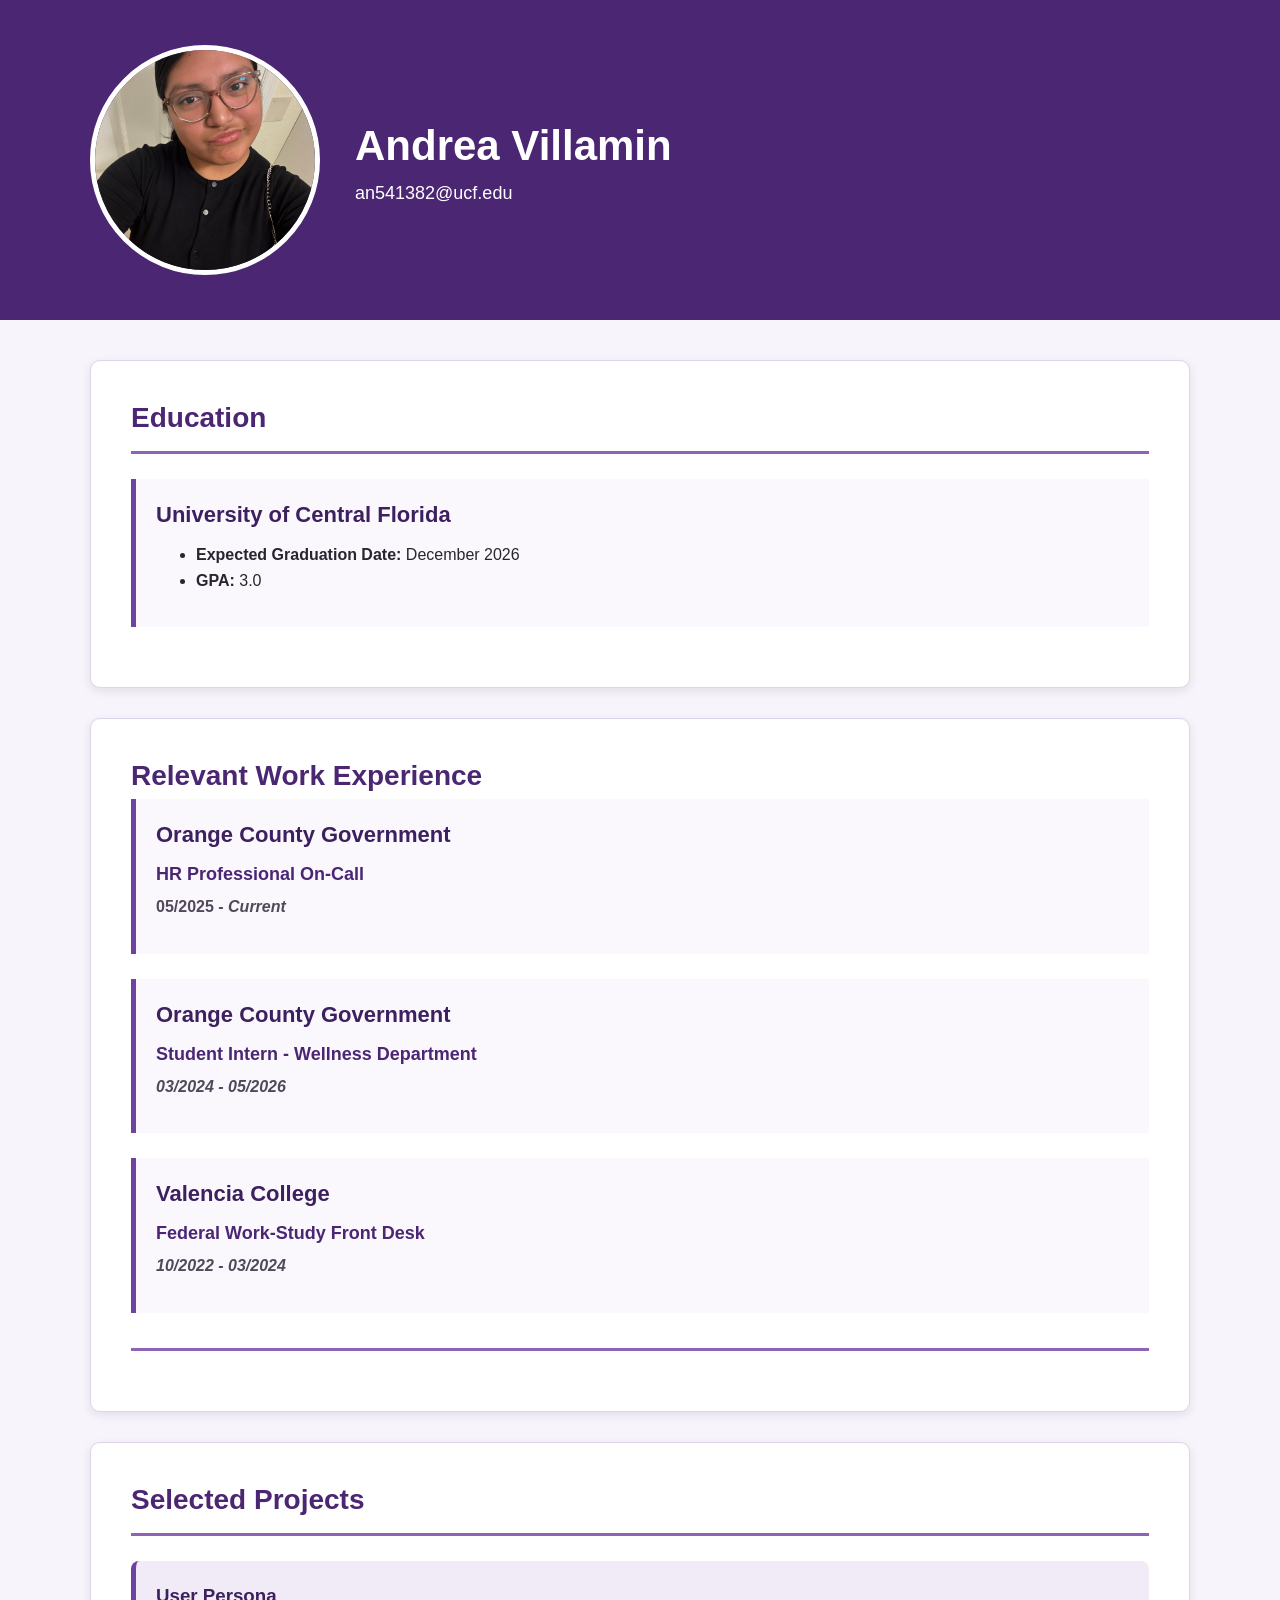
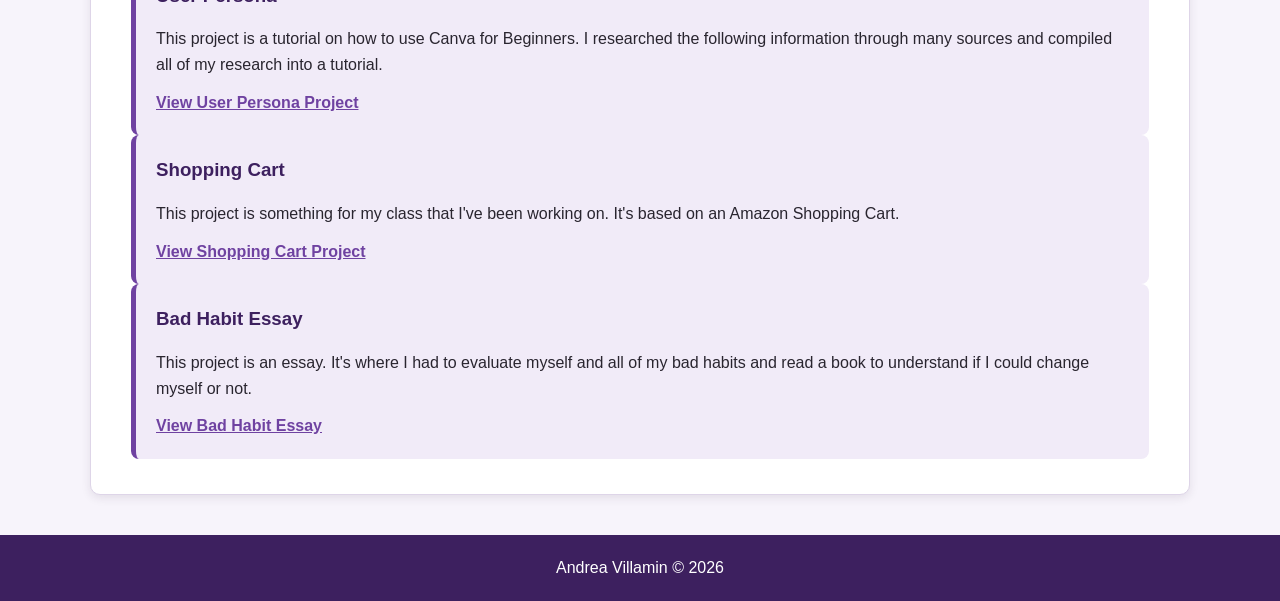
<file: index.html>
<!DOCTYPE html>

<html lang="en">
  <head> <meta charset="UTF-8"> <meta name="viewport" content="width=device-width, initial-scale=1.0">
   <title>Andrea's Resume</title>
   <link rel="stylesheet" href="./resume.css">
  </head>

<body>
 <header>
  <div class="header-content">
     <img 
         src="./andrea.JPG"
         alt="Portrait of Andrea Villamin"
         class="profile-picture"
      >
   <div class="intro">
     <h1>Andrea Villamin</h1>
     <p class="email">an541382@ucf.edu</p>
   </div>
  </div>
 </header>

<main>
 <section>
   <h2>Education</h2>
   <div class="resume-item">
     <h3>University of Central Florida</h3>

     <ul>
       <li>
         <strong>Expected Graduation Date:</strong>
         December 2026
       </li>
       <li>
         <strong>GPA:</strong> 3.0
       </li>
     </ul>
   </div>
  </section>

  <section>
    <h2>Relevant Work Experience<h/2>
    
    <div class="resume-item">
        <h3>Orange County Government</h3>
        <p class="job-title">
            HR Professional On-Call
        </p>
        
        <p class="date">
            05/2025 - <em>Current</em>
        </p>
    </div>

    <div class="resume-item">
            <h3>Orange County Government</h3>

            <p class="job-title">
                Student Intern - Wellness Department
            </p>

            <p class="date">
                <em>03/2024 - 05/2026</em>
            </p>
     </div>


        <div class="resume-item">
            <h3>Valencia College</h3>

            <p class="job-title">
                Federal Work-Study Front Desk
            </p>

            <p class="date">
                <em>10/2022 - 03/2024</em>
            </p>
        </div>

    </section>

    <section>
        <h2>Selected Projects</h2>


        <div class="project">

            <h3>User Persona</h3>

            <p>
                This project is a tutorial on how to use Canva for
                Beginners. I researched the following information
                through many sources and compiled all of my research
                into a tutorial.
            </p>

            <a href="./userpersona.html">
                View User Persona Project
            </a>

        </div>


        <div class="project">

            <h3>Shopping Cart</h3>

            <p>
                This project is something for my class that I've been
                working on. It's based on an Amazon Shopping Cart.
            </p>

            <a href="./shoppingcart.html">
                View Shopping Cart Project
            </a>

        </div>


        <div class="project">

            <h3>Bad Habit Essay</h3>

            <p>
                This project is an essay. It's where I had to evaluate
                myself and all of my bad habits and read a book to
                understand if I could change myself or not.
            </p>

            <a href="./badhabit.html">
                View Bad Habit Essay
            </a>

        </div>

    </section>

</main>


<footer>
    <p>Andrea Villamin &copy; 2026</p>
</footer>
</body>
</html>
</file>
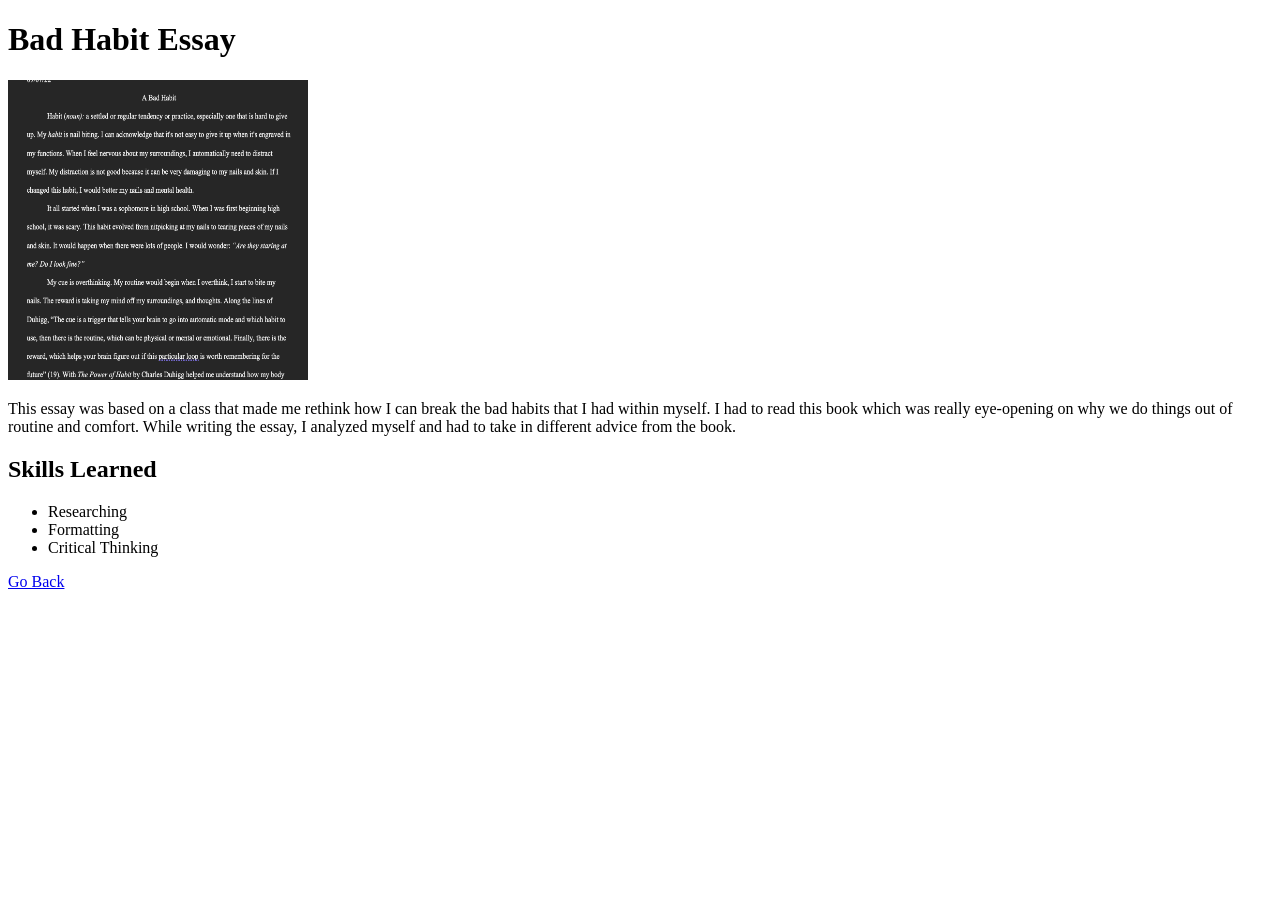
<file: badhabit.html>
<!DOCTYPE html>
<html lang="en">
  <head>
   <title>Bad Habit Essay</title>
  </head>

<body>
  <h1>Bad Habit Essay</h1>
  
  <img src="bhessay.JPG" width="300" height="300" alt="Bad Habit Essay">
   
  <p>This essay was based on a class that made me rethink how I can break the bad habits that I had within myself. I had to read this book which was really eye-opening on why we do things out of routine and comfort. While writing the essay, I analyzed myself and had to take in different advice from the book.</p>

  <h2>Skills Learned</h2>
  <ul>
    <li>Researching</li>
    <li>Formatting</li>
    <li>Critical Thinking</li>
  </ul>
  <a href="file:///Users/andreavillamin/Downloads/resume.html">Go Back</a>
</body>
</file>
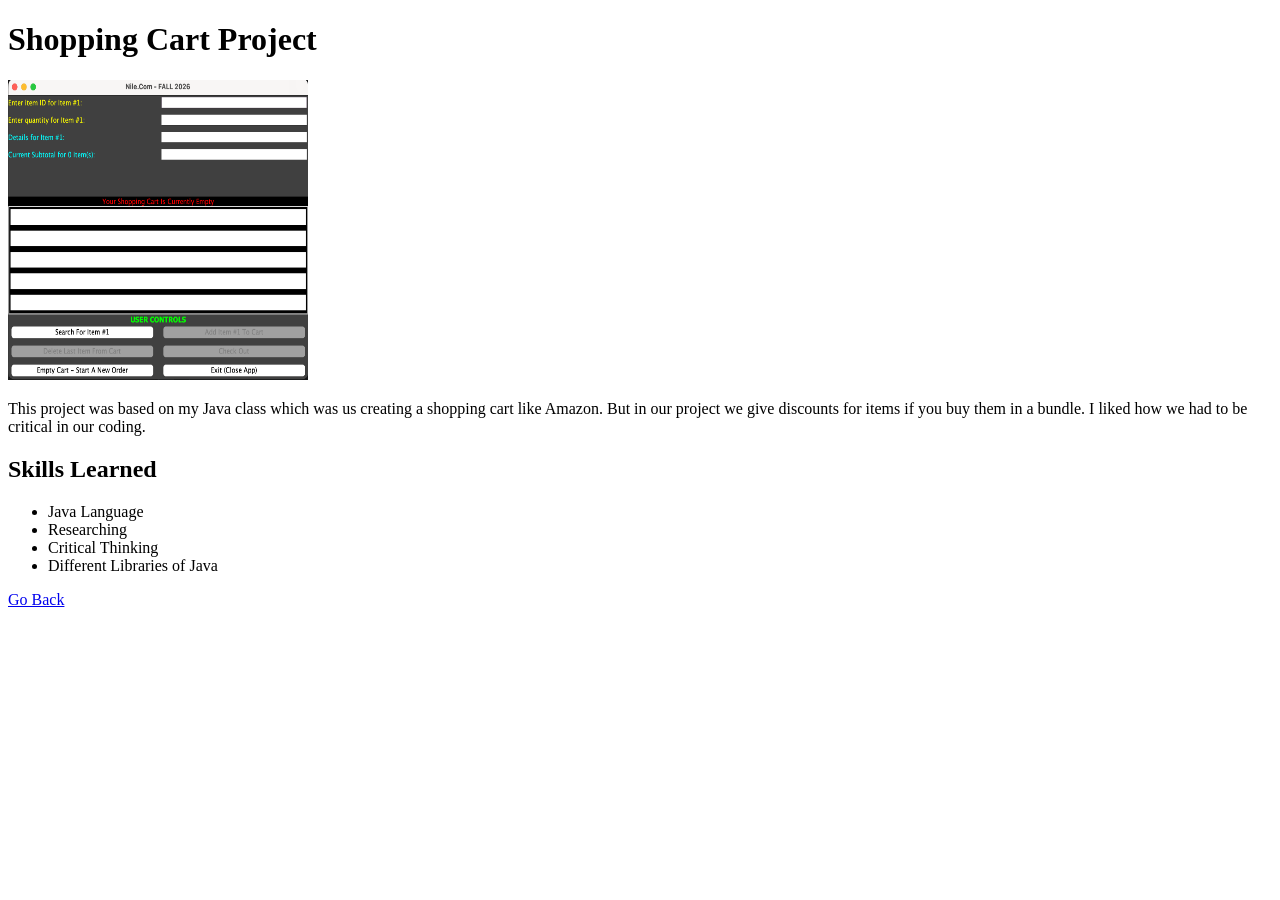
<file: shoppingcart.html>
<!DOCTYPE html>
<html lang="en">
  <head>
   <title>Shopping Cart Project</title>
  </head>

<body>
  <h1>Shopping Cart Project</h1>
  
  <img src="scgui.JPG" width="300" height="300" alt="Shopping Cart gui">
   
  <p>This project was based on my Java class which was us creating a shopping cart like Amazon. But in our project we give discounts for items if you buy them in a bundle. I liked how we had to be critical in our coding.

  <h2>Skills Learned</h2>
  <ul>
    <li>Java Language</li>
    <li>Researching</li>
    <li>Critical Thinking</li>
    <li>Different Libraries of Java</li>
  </ul>
  <a href="file:///Users/andreavillamin/Downloads/resume.html">Go Back</a>
</body>
</file>
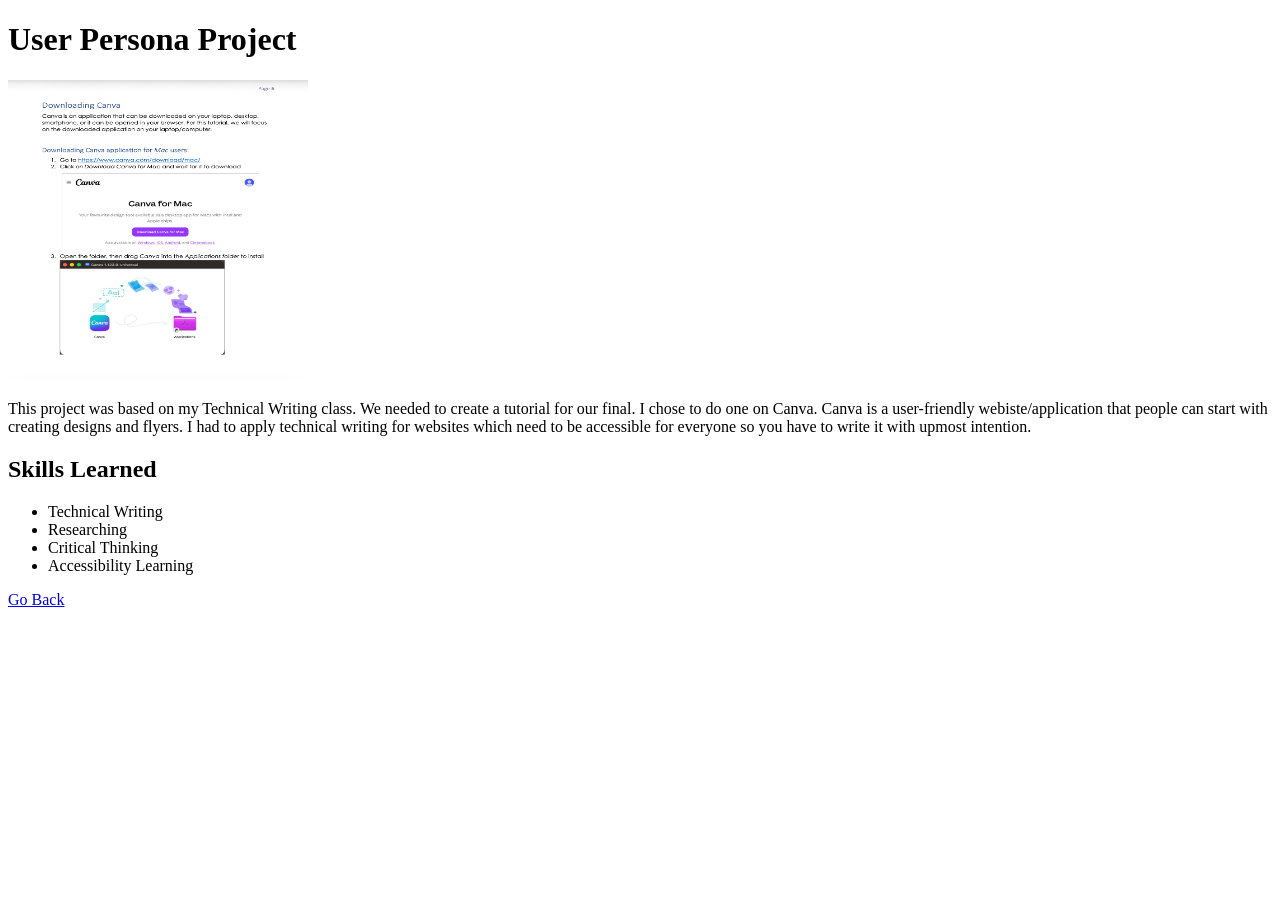
<file: userpersona.html>
<!DOCTYPE html>
<html lang="en">
  <head>
   <title>User Persona Project</title>
  </head>

<body>
  <h1>User Persona Project</h1>
  
  <img src="canvaforbeginners.JPG" width="300" height="300" alt="Canva for beginners page">
   
  <p>This project was based on my Technical Writing class. We needed to create a tutorial for our final. I chose to do one on Canva. Canva is a user-friendly webiste/application that people can start with creating designs and flyers. I had to apply technical writing for websites which need to be accessible for everyone so you have to write it with upmost intention.

  <h2>Skills Learned</h2>
  <ul>
    <li>Technical Writing</li>
    <li>Researching</li>
    <li>Critical Thinking</li>
    <li>Accessibility Learning</li>
  </ul>
  <a href="file:///Users/andreavillamin/Downloads/resume.html">Go Back</a>
</body>
</file>
<file: resume.css>
{
box-sizing: border-box;
}

html {
   scroll-behavior: smooth;
}

body {
   margin: 0;
   padding: 0;
   font-family: Arial, Helvetica, sans-serif;
   background-color: #f7f4fb;
   color: #29252f;
   line-height: 1.6;
}

header {
    background-color: #4b2673;
    color: #ffffff;
    padding: 45px 20px;
}

.header-content {
    max-width: 1100px;
    margin: 0 auto;
    display: flex;
    align-items: center;
    gap: 35px;
}

.profile-picture {
    width: 220px;
    height: 220px;
    object-fit: cover;
    border-radius: 50%;
    border: 5px solid #ffffff;
}

.intro h1 {
    margin: 0;
    font-size: 42px;
}

.email {
    margin: 0;
    font-size: 18px;
}

main {
    max-width: 1100px;
    margin: 40px auto;
    padding: 0 25px;
}

section {
    background-color: #ffffff;
    margin-bottom: 30px;
    padding: 30px 35px;
    border-radius: 10px;
    border: 1px solid #ded5e8;
    box-shadow: 0 3px 10px rgba(45, 30, 60, 0.10);
}

h2 {
    color: #4b2673;
    font-size: 28px;
    margin-top: 0;
    margin-bottom: 25px;
    padding-bottom: 10px;
    border-bottom: 3px solid #8e63b6;
}

h3 {
    color: #3d205f;
    font-size: 22px
    margin-top:0;
    margin-bottom: 8px;
    font-weight: bold;
}

.resume-item {
    margin-bottom: 25px;
    padding: 18px 20px;
    border-left: 5px solid #6f42a1;
    background-color: #faf8fd;
    font-size: 16px;
}

.resume-item h3 {
    font-size: 22px;
    margin-top: 0;
    margin-bottom: 8px;
}

.resume-item:last child {
    margin-bottom: 0;
}

.resume-item ul {
    margin-top: 10px;
}

.job-title {
    margin: 0;
    font-size: 18px;
    font-weight: bold;
}

.date {
    margin-top: 5px;
    font-size: 16px;
    color: #51495a;
}

.project {
    margin-bottom: 25px;
    padding: 20px;
    background-color: #f1ebf8;
    border-radius: 8px;
    border-left: 5px solid #6f42a1;
}

.project {
    margin-bottom: 0;
}

.project h3 {
    margin-top: 0;
}

.project p {
    margin-bottom: 12px;
}

.project a {
    color: #3d205f;
    font-weight: bold;
    text-decoration: underline;
}

.project a {
    color: #6f42a1;
}

footer {
    text-align: center;
    background-color: #3d205f;
    color: #ffffff;
    padding: 20px;
}

footer p {
    margin: 0;
}

@media screen and (max-width: 1279px) {
    .header-content {
      max-width: 900px;
      gap: 25px;
}

.profile-picture {
    width: 180px;
    height: 180px;
}

.intro h1 {
    font-size: 36px;
}

main {
    max-width: 900px;
}

section {
    padding: 25px 30px;
}
}

@media screen and (min-width: 1280px) {
    .header-content {
      max-width: 1100px;
}

main {
    max-width: 1100px;
}

section {
    padding: 35px 40px;
}

.profile-picture {
    width: 220px;
    height: 220px;
}
}
</file>
